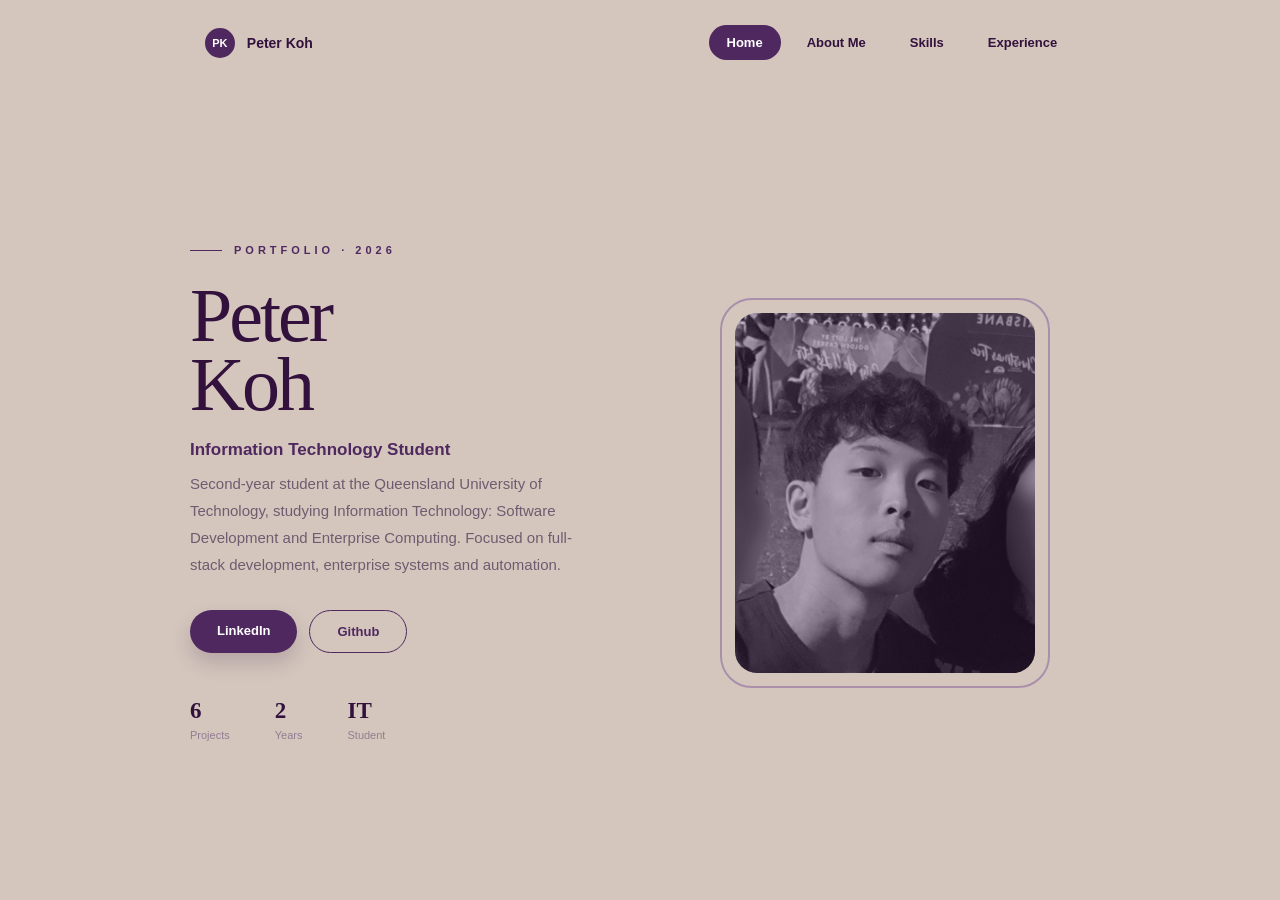
<file: index.html>
<!DOCTYPE html>
<html lang="en">

<head>

    <meta charset="UTF-8">
    <meta name="viewport" content="width=device-width, initial-scale=1.0">

    <link rel="stylesheet" href="style.css">

    <title>Peter Koh | Portfolio</title>

</head>

<body>

    <header class="navbar">

        <div class="profile">

            <div class="logo">
                PK
            </div>

            <div class="name_title">
                Peter Koh
            </div>

        </div>


        <nav class="navigation">

            <a href="index.html" class="nav-link active">
                Home
            </a>

            <a href="Aboutme.html" class="nav-link">
                About Me
            </a>

            <a href="Skills.html" class="nav-link">
                Skills
            </a>

            <a href="Experience.html" class="nav-link">
                Experience
            </a>

        </nav>

    </header>


    <main class="hero">

        <section class="hero-text">

            <div class="portfolio-label">

                <span></span>

                <p>
                    PORTFOLIO · 2026
                </p>

            </div>


            <h1>
                Peter<br>
                Koh
            </h1>


            <h2>
                Information Technology Student
            </h2>


            <p class="description">

                Second-year student at the Queensland University
                of Technology, studying Information Technology:
                Software Development and Enterprise Computing.
                Focused on full-stack development, enterprise
                systems and automation.

            </p>


            <div class="buttons">

                <a
                    href="https://www.linkedin.com/in/peter-koh-b77792378"
                    class="primary-button"
                    target="_blank"
                >
                    LinkedIn
                </a>

                <a
                    href="https://github.com/peterKoh06"
                    class="secondary-button"
                    target="_blank"
                >
                    Github
                </a>

            </div>


            <div class="statistics">

                <div class="stat">

                    <strong>
                        6
                    </strong>

                    <span>
                        Projects
                    </span>

                </div>


                <div class="stat">

                    <strong>
                        2
                    </strong>

                    <span>
                        Years
                    </span>

                </div>


                <div class="stat">

                    <strong>
                        IT
                    </strong>

                    <span>
                        Student
                    </span>

                </div>

            </div>

        </section>


        <section class="hero-image">

            <div class="image-frame">

                <img
                    src="peterkoh4.JPG"
                    alt="Peter Koh"
                >

            </div>

        </section>

    </main>


</body>

</html>
</file>
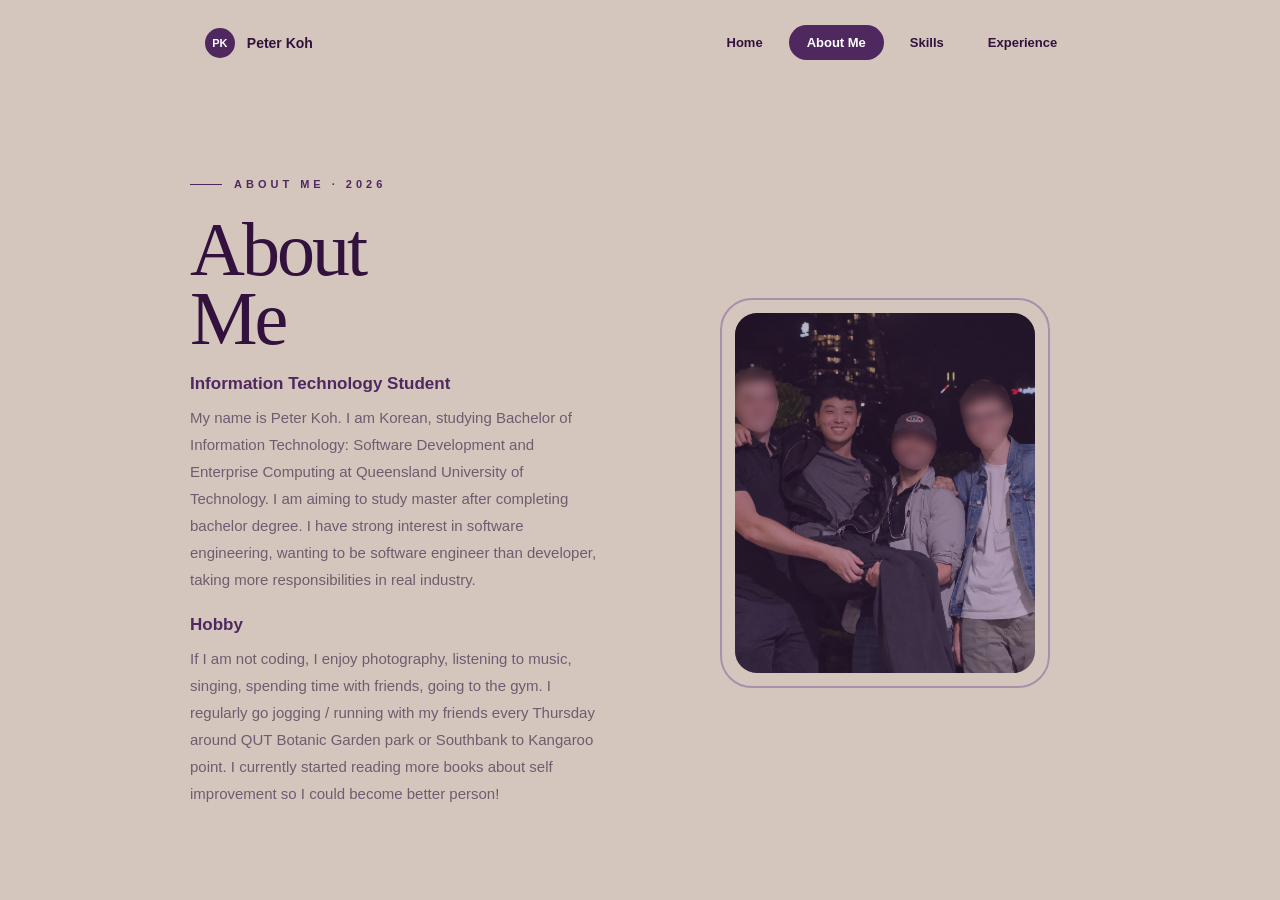
<file: Aboutme.html>
<!DOCTYPE html>
<html lang="en">

<head>

    <meta charset="UTF-8">
    <meta name="viewport" content="width=device-width, initial-scale=1.0">

    <link rel="stylesheet" href="style.css">

    <title>Peter Koh | About Me</title>

</head>

<body>

    <header class="navbar">

        <div class="profile">

            <div class="logo">
                PK
            </div>

            <div class="name_title">
                Peter Koh
            </div>

        </div>


        <nav class="navigation">

            <a href="index.html" class="nav-link">
                Home
            </a>

            <a href="Aboutme.html" class="nav-link active">
                About Me
            </a>

            <a href="Skills.html" class="nav-link">
                Skills
            </a>

            <a href="Experience.html" class="nav-link">
                Experience
            </a>


        </nav>

    </header>


    <main class="hero">

        <section class="hero-text">

            <div class="portfolio-label">

                <span></span>

                <p>
                    ABOUT ME · 2026
                </p>

            </div>

            <h1>
                About<br>
                Me
            </h1>


            <h2>
                Information Technology Student
            </h2>


            <p class="description">

                My name is Peter Koh. I am Korean, studying Bachelor of Information Technology: Software Development 
                and Enterprise Computing at Queensland University of Technology.
                
                I am aiming to study master after completing bachelor degree. 
                I have strong interest in software engineering, wanting to be software engineer than developer,
                taking more responsibilities in real industry. 

            </p>

            <h2> 
                Hobby
            </h2>
            <p class="description"> 
                If I am not coding, I enjoy photography, listening to music, singing, spending time with friends, going to the gym.
                I regularly go jogging / running with my friends every Thursday around QUT Botanic Garden park or Southbank to Kangaroo point.  
                I currently started reading more books about self improvement so I could become better person!

            </p>

        </section>


        <section class="hero-image">

            <div class="image-frame2">

                <img
                    src="peterkoh3.JPG"
                    alt="Peter Koh"
                >

            </div>

        </section>

    </main>


</body>

</html>
</file>
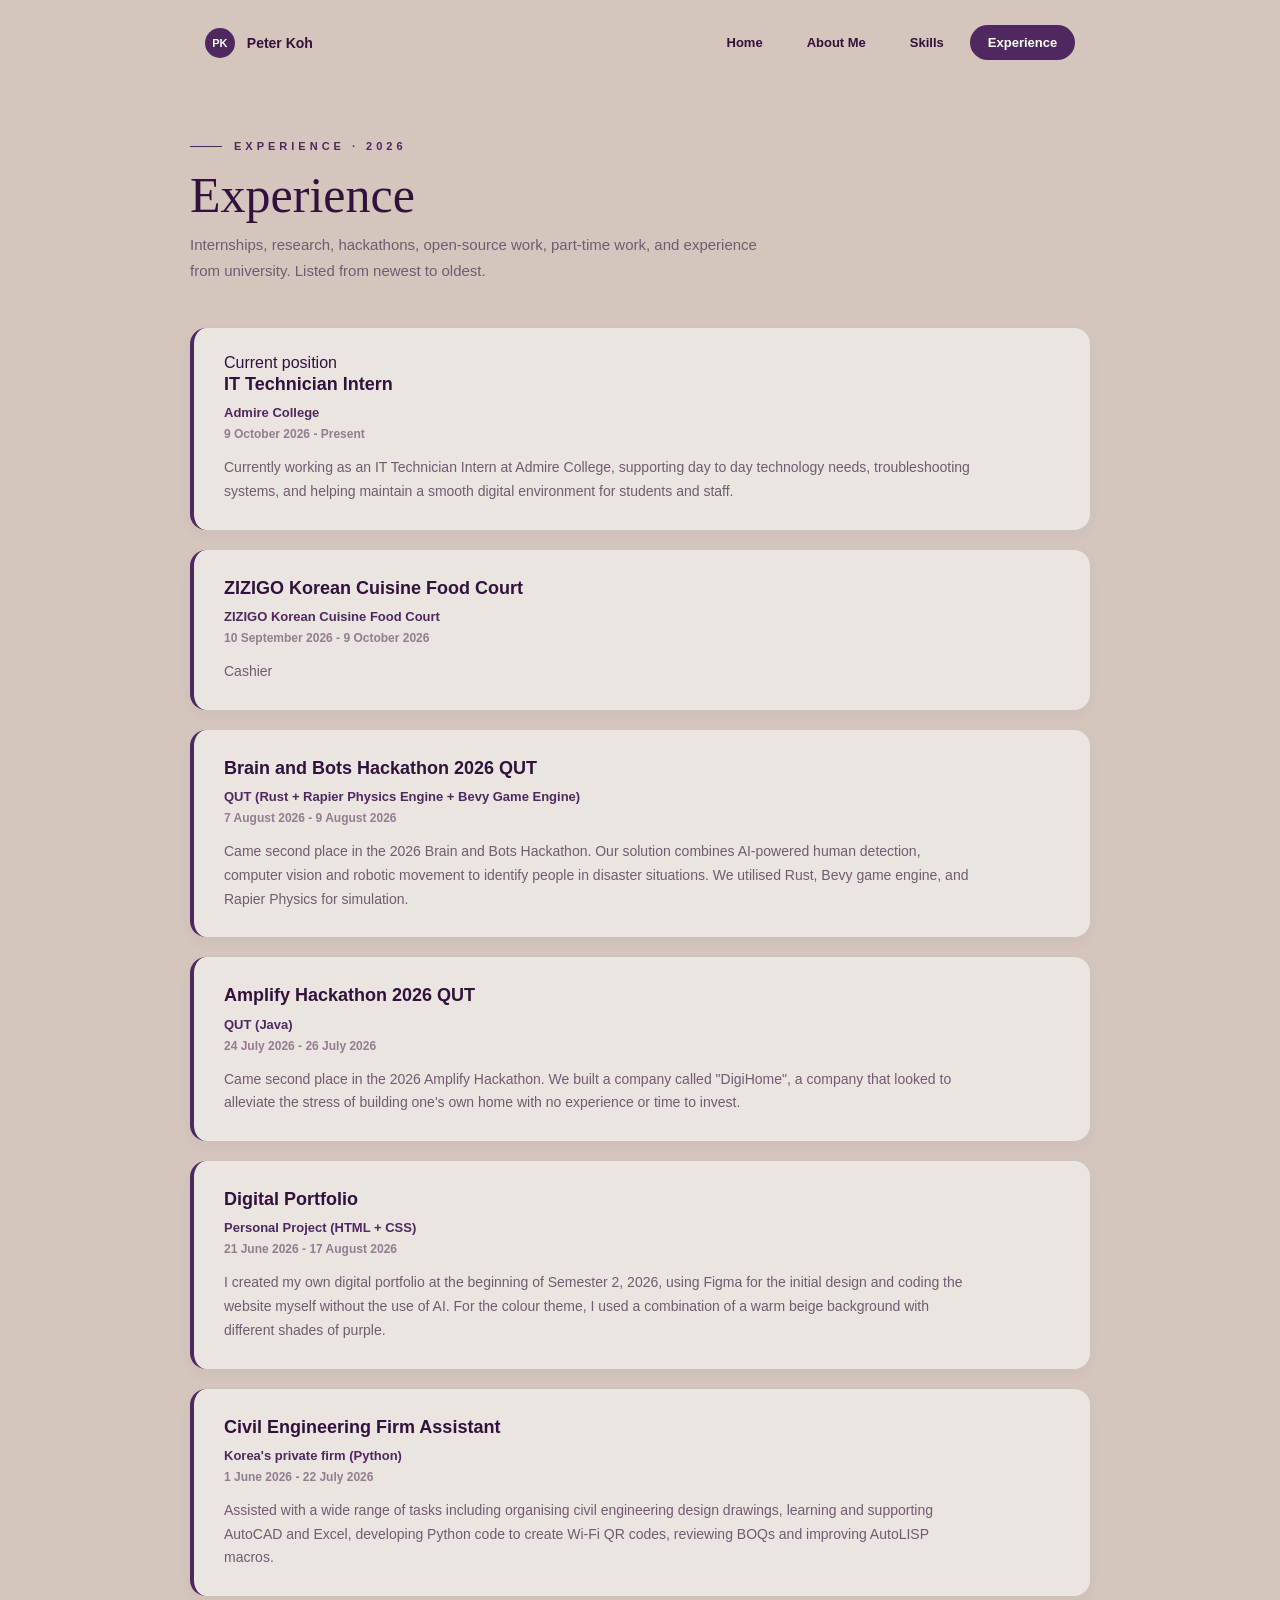
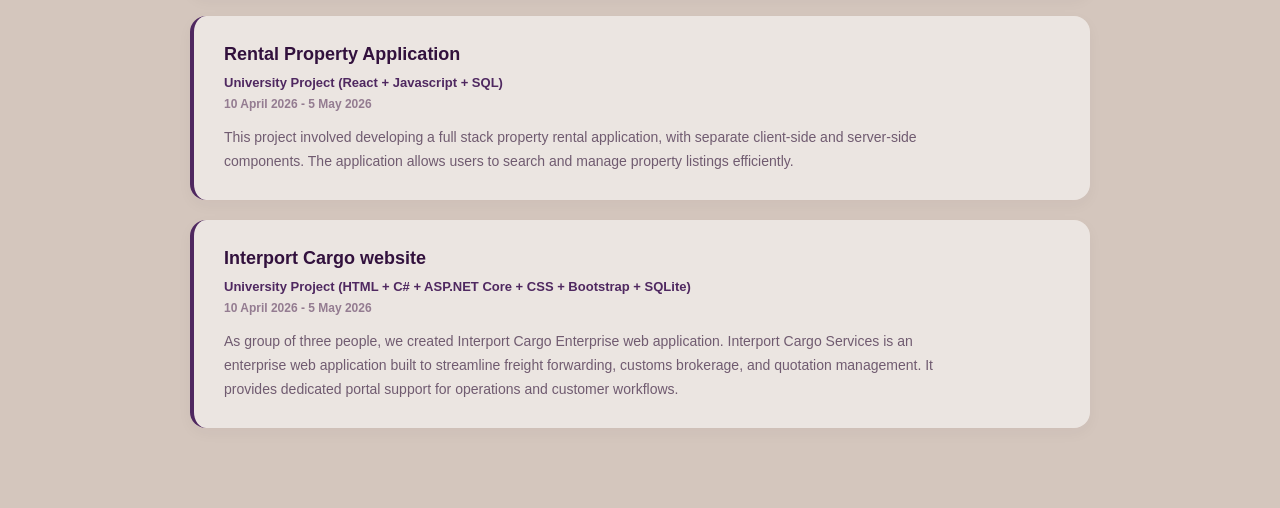
<file: Experience.html>
<!DOCTYPE html>
<html lang="en">

<head>
    <meta charset="UTF-8">
    <meta name="viewport" content="width=device-width, initial-scale=1.0">
    <link rel="stylesheet" href="style.css">
    <title>Peter Koh | Experience</title>
</head>

<body>

    <header class="navbar">
        <div class="profile">
            <div class="logo">PK</div>
            <div class="name_title">Peter Koh</div>
        </div>

        <nav class="navigation">
            <a href="index.html" class="nav-link">Home</a>
            <a href="Aboutme.html" class="nav-link">About Me</a>
            <a href="Skills.html" class="nav-link">Skills</a>
            <a href="Experience.html" class="nav-link active">Experience</a>
        </nav>
    </header>

    <main id="experience">

        <div id="container">

            <div class="portfolio-label">
                <span></span>
                <p>EXPERIENCE · 2026</p>
            </div>

            <h1>Experience</h1>

            <p class="experience-description">
                Internships, research, hackathons, open-source work,
                part-time work, and experience from university. Listed from newest to oldest.
            </p>

            <div class="timeline">

                <div class="ExperienceCard current">
                    <span class="current-tag">Current position</span>
                    <h3>IT Technician Intern</h3>
                    <p class="company">Admire College</p>
                    <span class="date">
                        9 October 2026 - <span class="present-badge">Present</span>
                    </span>
                    <p class="card-description">
                        Currently working as an IT Technician Intern at Admire College,
                        supporting day to day technology needs, troubleshooting systems,
                        and helping maintain a smooth digital environment for students and staff.
                    </p>
                </div>

                <div class="ExperienceCard">
                    <h3>ZIZIGO Korean Cuisine Food Court</h3>
                    <p class="company">ZIZIGO Korean Cuisine Food Court</p>
                    <span class="date">10 September 2026 - 9 October 2026</span>
                    <p class="card-description">Cashier</p>
                </div>

                <div class="ExperienceCard">
                    <h3>Brain and Bots Hackathon 2026 QUT</h3>
                    <p class="company">QUT (Rust + Rapier Physics Engine + Bevy Game Engine)</p>
                    <span class="date">7 August 2026 - 9 August 2026</span>
                    <p class="card-description">
                        Came second place in the 2026 Brain and Bots Hackathon.
                        Our solution combines AI-powered human detection,
                        computer vision and robotic movement to identify
                        people in disaster situations. We utilised Rust,
                        Bevy game engine, and Rapier Physics for simulation.
                    </p>
                </div>

                <div class="ExperienceCard">
                    <h3>Amplify Hackathon 2026 QUT</h3>
                    <p class="company">QUT (Java)</p>
                    <span class="date">24 July 2026 - 26 July 2026</span>
                    <p class="card-description">
                        Came second place in the 2026 Amplify Hackathon.
                        We built a company called "DigiHome", a company
                        that looked to alleviate the stress of building
                        one's own home with no experience or time to invest.
                    </p>
                </div>

                <div class="ExperienceCard">
                    <h3>Digital Portfolio</h3>
                    <p class="company">Personal Project (HTML + CSS)</p>
                    <span class="date">21 June 2026 - 17 August 2026</span>
                    <p class="card-description">
                        I created my own digital portfolio at the beginning of Semester 2, 2026, using Figma for the initial design and coding the website
                        myself without the use of AI. For the colour theme,
                        I used a combination of a warm beige background with different shades of purple.
                    </p>
                </div>

                <div class="ExperienceCard">
                    <h3>Civil Engineering Firm Assistant</h3>
                    <p class="company">Korea's private firm (Python)</p>
                    <span class="date">1 June 2026 - 22 July 2026</span>
                    <p class="card-description">
                        Assisted with a wide range of tasks including
                        organising civil engineering design drawings,
                        learning and supporting AutoCAD and Excel,
                        developing Python code to create Wi-Fi QR codes,
                        reviewing BOQs and improving AutoLISP macros.
                    </p>
                </div>

                <div class="ExperienceCard">
                    <h3>Rental Property Application</h3>
                    <p class="company">University Project (React + Javascript + SQL)</p>
                    <span class="date">10 April 2026 - 5 May 2026</span>
                    <p class="card-description">
                        This project involved developing a full stack property rental application, with separate client-side and server-side components. The application allows users to search and manage property listings efficiently.
                    </p>
                </div>

                <div class="ExperienceCard">
                    <h3>Interport Cargo website</h3>
                    <p class="company">University Project (HTML + C# + ASP.NET Core + CSS + Bootstrap + SQLite)</p>
                    <span class="date">10 April 2026 - 5 May 2026</span>
                    <p class="card-description">
                        As group of three people, we created Interport Cargo Enterprise web application.
                        Interport Cargo Services is an enterprise web application built to streamline freight forwarding, customs brokerage, and quotation management. It provides dedicated portal support for operations and customer workflows.
                    </p>
                </div>

            </div>

        </div>

    </main>

</body>

</html>
</file>
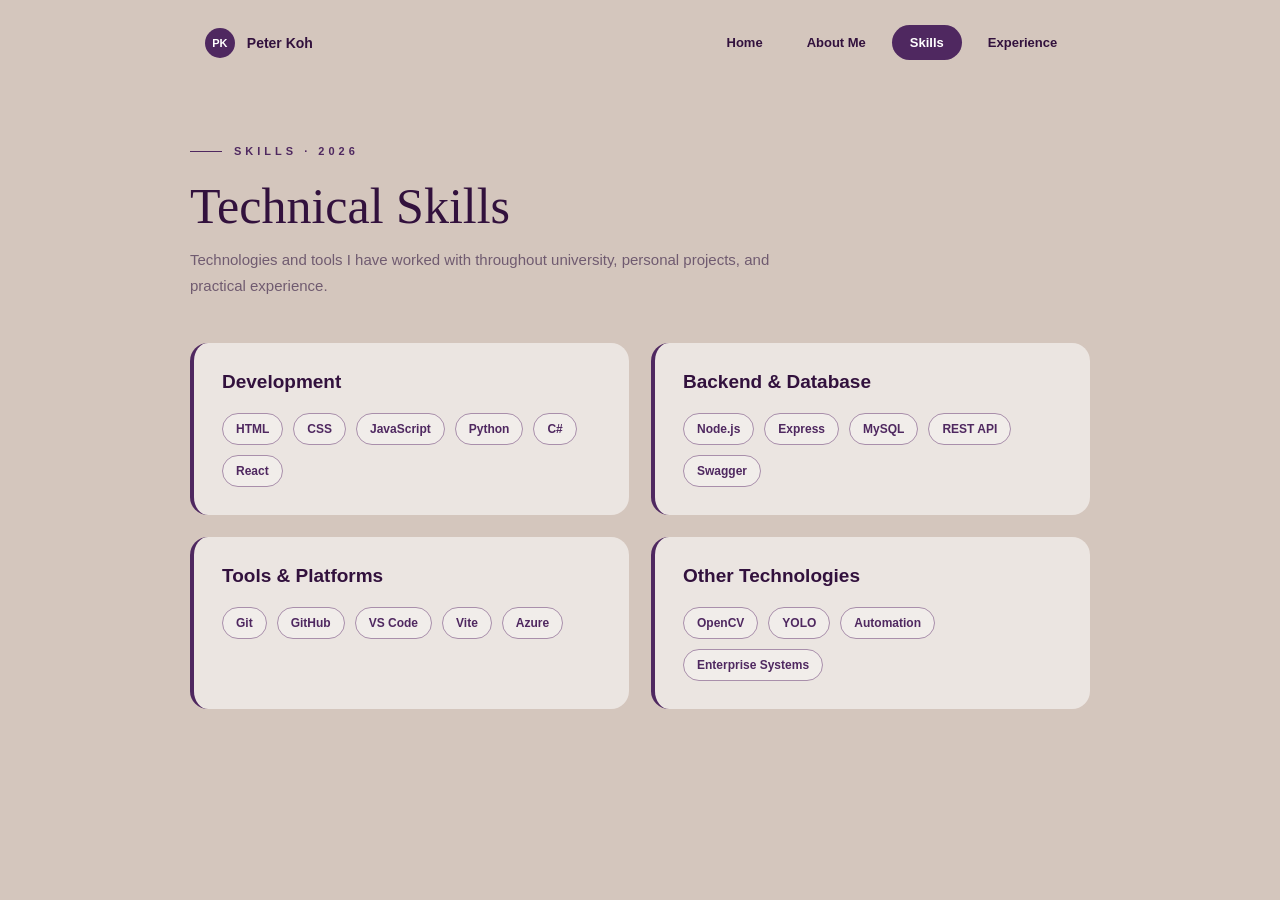
<file: Skills.html>
<!DOCTYPE html>
<html lang="en">

<head>

    <meta charset="UTF-8">
    <meta name="viewport" content="width=device-width, initial-scale=1.0">

    <link rel="stylesheet" href="style.css">

    <title>Peter Koh | Skills</title>

</head>

<body>

    
    <header class="navbar">

        <div class="profile">

            <div class="logo">
                PK
            </div>

            <div class="name_title">
                Peter Koh
            </div>

        </div>


        <nav class="navigation">

            <a href="index.html" class="nav-link">
                Home
            </a>

            <a href="Aboutme.html" class="nav-link">
                About Me
            </a>

            <a href="Skills.html" class="nav-link active">
                Skills
            </a>

            <a href="Experience.html" class="nav-link">
                Experience
            </a>

            

        </nav>

    </header>


    

    <main id="skills">

        <div id="container">


         

            <div class="portfolio-label">

                <span></span>

                <p>
                    SKILLS · 2026
                </p>

            </div>


            

            <h1>
                Technical Skills
            </h1>


            

            <p class="skills-description">
                Technologies and tools I have worked with throughout
                university, personal projects, and practical experience.
            </p>


          

            <div class="skills-grid">


                <!-- Development -->

                <div class="skill-card">

                    <h2>
                        Development
                    </h2>

                    <div class="skill-list">

                        <span>HTML</span>
                        <span>CSS</span>
                        <span>JavaScript</span>
                        <span>Python</span>
                        <span>C#</span>
                        <span>React</span>

                    </div>

                </div>


                

                <div class="skill-card">

                    <h2>
                        Backend & Database
                    </h2>

                    <div class="skill-list">

                        <span>Node.js</span>
                        <span>Express</span>
                        <span>MySQL</span>
                        <span>REST API</span>
                        <span>Swagger</span>

                    </div>

                </div>


              

                <div class="skill-card">

                    <h2>
                        Tools & Platforms
                    </h2>

                    <div class="skill-list">

                        <span>Git</span>
                        <span>GitHub</span>
                        <span>VS Code</span>
                        <span>Vite</span>
                        <span>Azure</span>

                    </div>

                </div>


        

                <div class="skill-card">

                    <h2>
                        Other Technologies
                    </h2>

                    <div class="skill-list">

                        <span>OpenCV</span>
                        <span>YOLO</span>
                        <span>Automation</span>
                        <span>Enterprise Systems</span>

                    </div>

                </div>


            </div>

        </div>

    </main>


</body>

</html>
</file>
<file: style.css>
:root {
    --background: #d4c6bd;
    --purple: #4f2860;
    --dark-purple: #32113d;
    --light-purple: #8c6b96;
    --white: #ffffff;
    --border: #a98fab;
}


* {
    box-sizing: border-box;
}

html {
    scroll-behavior: smooth;
}

body {
    margin: 0;
    min-height: 100vh;

    background: var(--background);
    color: var(--dark-purple);

    font-family: Arial, Helvetica, sans-serif;
}



.navbar {
    width: 100%;
    height: 85px;

    padding: 0 16%;

    display: flex;
    align-items: center;
    justify-content: space-between;
}

.profile {
    display: flex;
    align-items: center;
    gap: 12px;
}

.logo {
    width: 30px;
    height: 30px;

    border-radius: 50%;

    background: var(--purple);
    color: white;

    display: flex;
    align-items: center;
    justify-content: center;

    font-size: 11px;
    font-weight: 700;
}

.name_title {
    color: var(--dark-purple);

    font-size: 14px;
    font-weight: 700;
}

.navigation {
    display: flex;
    align-items: center;
    gap: 8px;
}

.nav-link {
    padding: 10px 18px;

    border-radius: 30px;

    text-decoration: none;

    color: var(--dark-purple);

    font-size: 13px;
    font-weight: 600;

    transition: all 0.25s ease;
}

.nav-link:hover {
    background: rgba(79, 40, 96, 0.08);
}

.nav-link.active {
    background: var(--purple);
    color: white;
}


.hero {
    max-width: 900px;
    min-height: calc(100vh - 85px);

    margin: 0 auto;

    padding: 80px 0;

    display: grid;
    grid-template-columns: 1fr 1fr;

    align-items: center;

    gap: 80px;
}

.hero-text {
    display: flex;
    flex-direction: column;
    align-items: flex-start;
}

.portfolio-label {
    display: flex;
    align-items: center;

    gap: 12px;

    margin-bottom: 25px;
}

.portfolio-label span {
    width: 32px;
    height: 1px;

    background: var(--purple);
}

.portfolio-label p {
    margin: 0;

    color: var(--purple);

    font-size: 11px;
    letter-spacing: 4px;
    font-weight: 600;
}

.hero-text h1 {
    margin: 0;

    color: var(--dark-purple);

    font-family: Georgia, "Times New Roman", serif;

    font-size: 76px;
    line-height: 0.9;

    font-weight: 500;

    letter-spacing: -3px;
}

.hero-text h2 {
    margin: 22px 0 10px;

    color: var(--purple);

    font-size: 17px;
    font-weight: 700;
}

.description {
    max-width: 450px;

    margin: 0;

    color: #705b70;

    font-size: 15px;
    line-height: 1.8;
}

.buttons {
    display: flex;

    gap: 12px;

    margin-top: 32px;
}

.primary-button,
.secondary-button {
    padding: 13px 27px;

    border-radius: 30px;

    text-decoration: none;

    font-size: 13px;
    font-weight: 700;

    transition: all 0.25s ease;
}

.primary-button {
    background: var(--purple);
    color: white;

    box-shadow: 0 10px 20px rgba(50, 17, 61, 0.18);
}

.primary-button:hover {
    transform: translateY(-3px);

    box-shadow: 0 14px 25px rgba(50, 17, 61, 0.25);
}

.secondary-button {
    border: 1px solid var(--purple);

    color: var(--purple);

    background: transparent;
}

.secondary-button:hover {
    background: var(--purple);
    color: white;
}

.statistics {
    display: flex;

    gap: 45px;

    margin-top: 45px;
}

.stat {
    display: flex;

    flex-direction: column;

    gap: 5px;
}

.stat strong {
    font-family: Georgia, "Times New Roman", serif;

    font-size: 23px;

    color: var(--dark-purple);
}

.stat span {
    color: #947c91;

    font-size: 11px;
}


.hero-image {
    position: relative;

    display: flex;

    justify-content: center;
    align-items: center;
}

.image-frame {
    width: 330px;
    height: 390px;

    padding: 13px;

    border: 2px solid var(--border);

    border-radius: 32px;

    position: relative;
}

.image-frame img {
    width: 100%;
    height: 100%;

    object-fit: cover;

    border-radius: 22px;

    display: block;

    filter: grayscale(100%);
}


.image-frame::after {
    content: "";

    position: absolute;

    inset: 13px;

    border-radius: 22px;

    background: rgba(79, 40, 96, 0.35);

    pointer-events: none;
}

.image-frame2 img{
    width: 100%;
    height: 100%;

    object-fit: cover;
    border-radius: 22px;
    display: block;
}

.image-frame2::after {
    content: "";

    position: absolute;

    inset: 13px;

    border-radius: 22px;

    background: rgba(79, 40, 96, 0.35);

    pointer-events: none;
}

.image-frame2 {
    width: 330px;
    height: 390px;

    padding: 13px;

    border: 2px solid var(--border);

    border-radius: 32px;

    position: relative;
}


.status {
    position: absolute;

    left: 10px;
    bottom: -5px;

    padding: 12px 20px;

    background: white;

    border-radius: 14px;

    display: flex;
    flex-direction: column;

    gap: 4px;

    box-shadow: 0 10px 25px rgba(50, 17, 61, 0.12);
}

.status span {
    color: #a18b9f;

    font-size: 10px;
}

.status strong {
    color: var(--dark-purple);

    font-size: 12px;
}

#experience {
    padding: 55px 20px 80px;
}

#experience #container {
    max-width: 900px;

    margin: 0 auto;
}


#experience .portfolio-label {
    display: flex;
    align-items: center;

    gap: 12px;

    margin-bottom: 18px;
}

#experience .portfolio-label span {
    width: 32px;
    height: 1px;

    background: var(--purple);
}

#experience .portfolio-label p {
    margin: 0;

    color: var(--purple);

    font-size: 11px;
    letter-spacing: 4px;
    font-weight: 600;
}


#experience h1 {
    margin: 0 0 12px;

    color: var(--dark-purple);

    font-family: Georgia, "Times New Roman", serif;

    font-size: 50px;
    line-height: 1;

    font-weight: 500;
}


.experience-description {
    max-width: 600px;

    margin: 0 0 45px;

    color: #705b70;

    font-size: 15px;

    line-height: 1.7;
}

.timeline {
    width: 100%;

    display: flex;

    flex-direction: column;

    gap: 20px;
}

.ExperienceCard {
    width: 100%;

    padding: 26px 30px;

    background: rgba(255, 255, 255, 0.55);

    border-left: 4px solid var(--purple);

    border-radius: 16px;

    box-shadow: 0 5px 15px rgba(50, 17, 61, 0.04);

    transition:
        transform 0.25s ease,
        box-shadow 0.25s ease;
}

.ExperienceCard:hover {
    transform: translateY(-3px);

    box-shadow: 0 10px 25px rgba(50, 17, 61, 0.10);
}


.ExperienceCard h3 {
    margin: 0 0 8px;

    color: var(--dark-purple);

    font-size: 18px;

    line-height: 1.4;

    font-weight: 700;
}


.company {
    margin: 0 0 7px;

    color: var(--purple);

    font-size: 13px;

    font-weight: 600;
}



.date {
    display: block;

    margin-bottom: 15px;

    color: #947c91;

    font-size: 12px;

    font-weight: 600;
}


.card-description {
    max-width: 750px;

    margin: 0;

    color: #705b70;

    font-size: 14px;

    line-height: 1.7;
}

#skills {
    padding: 60px 20px 80px;
}

#skills #container {
    max-width: 900px;

    margin: 0 auto;
}


#skills .portfolio-label {
    display: flex;
    align-items: center;

    gap: 12px;

    margin-bottom: 20px;
}

#skills .portfolio-label span {
    width: 32px;
    height: 1px;

    background: var(--purple);
}

#skills .portfolio-label p {
    margin: 0;

    color: var(--purple);

    font-size: 11px;
    letter-spacing: 4px;
    font-weight: 600;
}


#skills h1 {
    margin: 0 0 12px;

    color: var(--dark-purple);

    font-family: Georgia, "Times New Roman", serif;

    font-size: 50px;

    font-weight: 500;
}


.skills-description {
    max-width: 600px;

    margin: 0 0 45px;

    color: #705b70;

    font-size: 15px;

    line-height: 1.7;
}


.skills-grid {
    display: grid;

    grid-template-columns: 1fr 1fr;

    gap: 22px;
}

.skill-card {
    padding: 28px;

    background: rgba(255, 255, 255, 0.55);

    border-radius: 18px;

    border-left: 4px solid var(--purple);

    transition:
        transform 0.25s ease,
        box-shadow 0.25s ease;
}

.skill-card:hover {
    transform: translateY(-4px);

    box-shadow: 0 10px 25px rgba(50, 17, 61, 0.12);
}

.skill-card h2 {
    margin: 0 0 20px;

    color: var(--dark-purple);

    font-size: 19px;
}

.skill-list {
    display: flex;

    flex-wrap: wrap;

    gap: 10px;
}

.skill-list span {
    padding: 8px 13px;

    border: 1px solid var(--border);

    border-radius: 20px;

    color: var(--purple);

    background: rgba(255, 255, 255, 0.3);

    font-size: 12px;

    font-weight: 600;
}


@media (max-width: 1000px) {

    .navbar {
        padding: 0 7%;
    }

    .hero {
        max-width: 850px;

        padding-left: 30px;
        padding-right: 30px;

        gap: 40px;
    }

    #experience #container,
    #skills #container {
        max-width: 850px;
    }

}


@media (max-width: 750px) {

  

    .navbar {
        height: auto;

        padding: 25px;

        flex-direction: column;

        gap: 20px;
    }

    .navigation {
        flex-wrap: wrap;

        justify-content: center;
    }




    .hero {
        grid-template-columns: 1fr;

        text-align: center;

        padding-top: 50px;
        padding-bottom: 70px;
    }

    .hero-text {
        align-items: center;
    }

    .portfolio-label {
        justify-content: center;
    }

    .description {
        max-width: 550px;
    }

    .buttons {
        justify-content: center;
    }

    .statistics {
        justify-content: center;
    }

    .hero-image {
        margin-top: 30px;
    }




    #experience {
        padding: 40px 20px 60px;
    }

    #experience h1 {
        font-size: 42px;
    }

    .ExperienceCard {
        padding: 24px;
    }


    

    #skills {
        padding-top: 40px;
    }

    #skills h1 {
        font-size: 42px;
    }

    .skills-grid {
        grid-template-columns: 1fr;
    }

}


@media (max-width: 450px) {

    .navigation {
        gap: 0;
    }

    .nav-link {
        padding: 8px 10px;

        font-size: 11px;
    }


    .hero-text h1 {
        font-size: 60px;
    }

    .image-frame {
        width: 280px;
        height: 340px;
    }

    .statistics {
        gap: 25px;
    }


    #experience {
        padding-left: 15px;
        padding-right: 15px;
    }

    #experience h1 {
        font-size: 36px;
    }

    .ExperienceCard {
        padding: 20px;
    }

    .ExperienceCard h3 {
        font-size: 16px;
    }

    .card-description {
        font-size: 13px;
    }

    #skills {
        padding-left: 15px;
        padding-right: 15px;
    }

    #skills h1 {
        font-size: 36px;
    }

    .skill-card {
        padding: 22px;
    }

}
</file>
